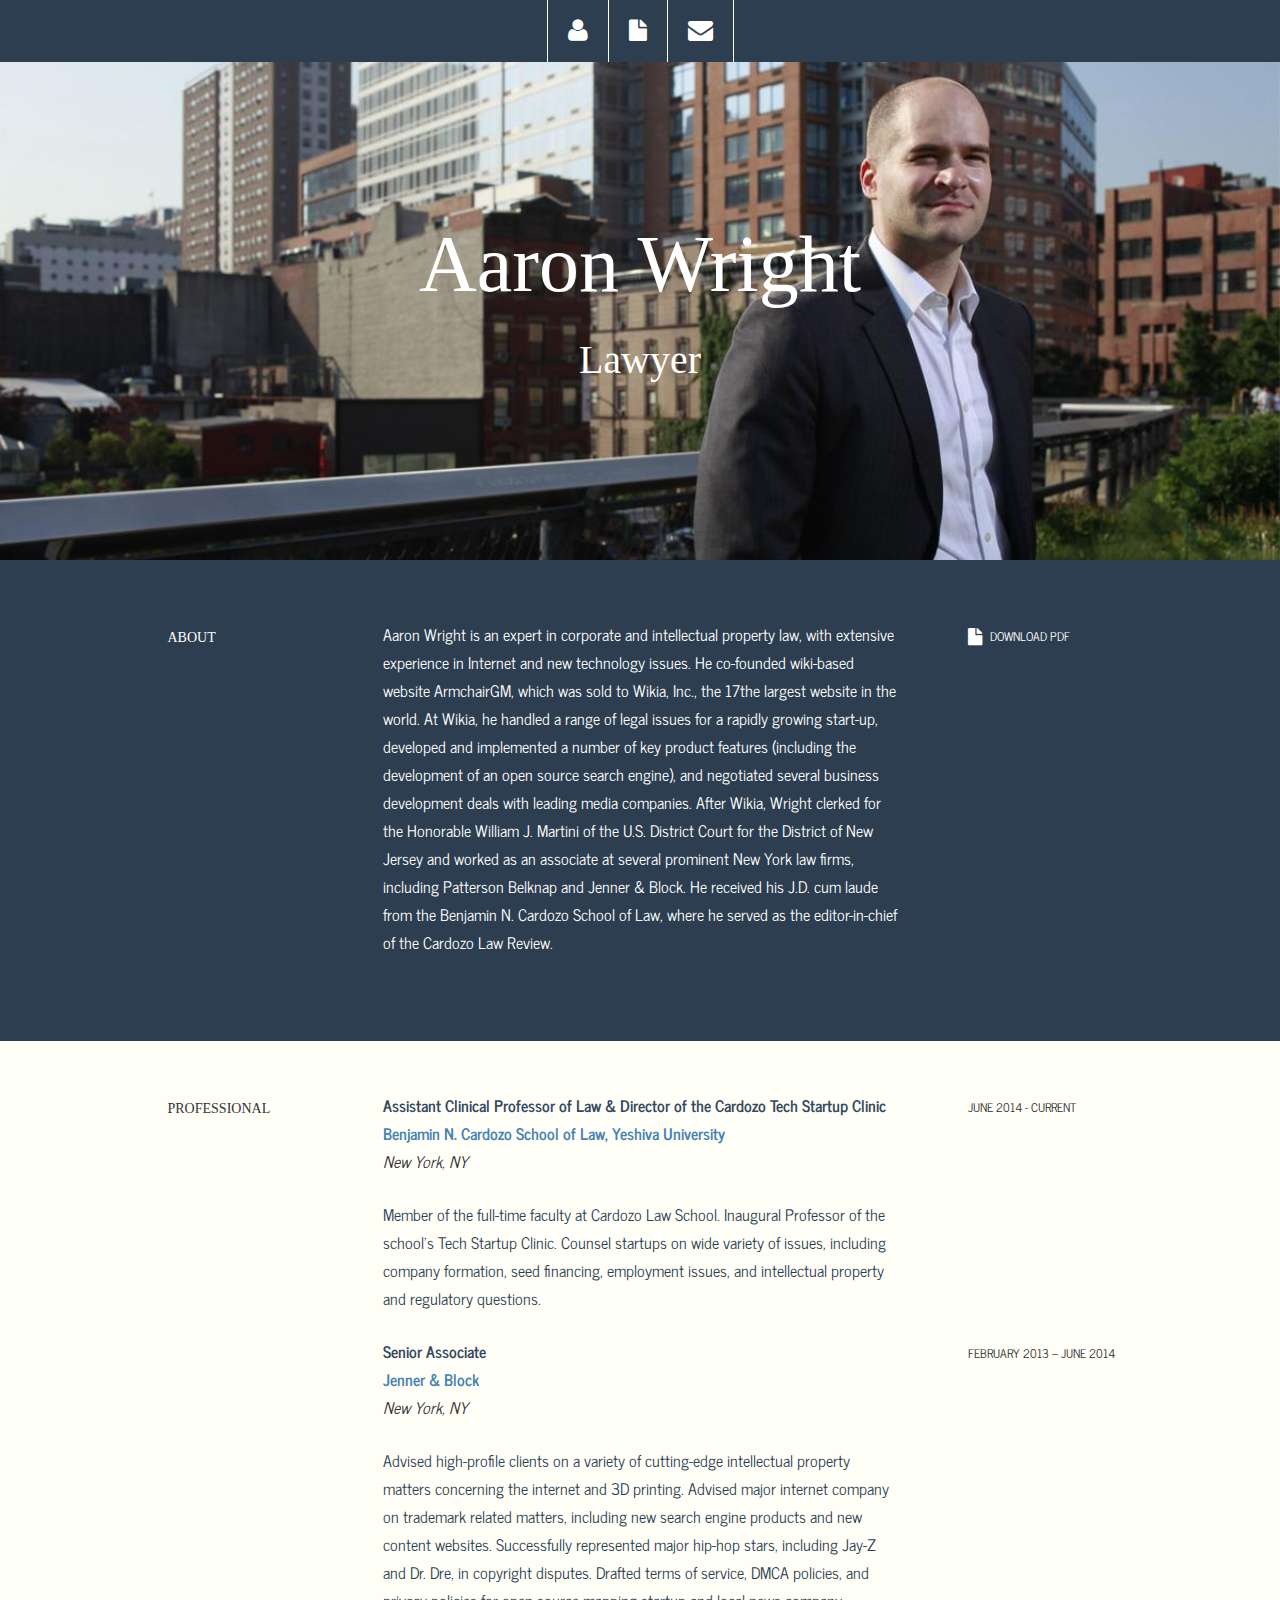
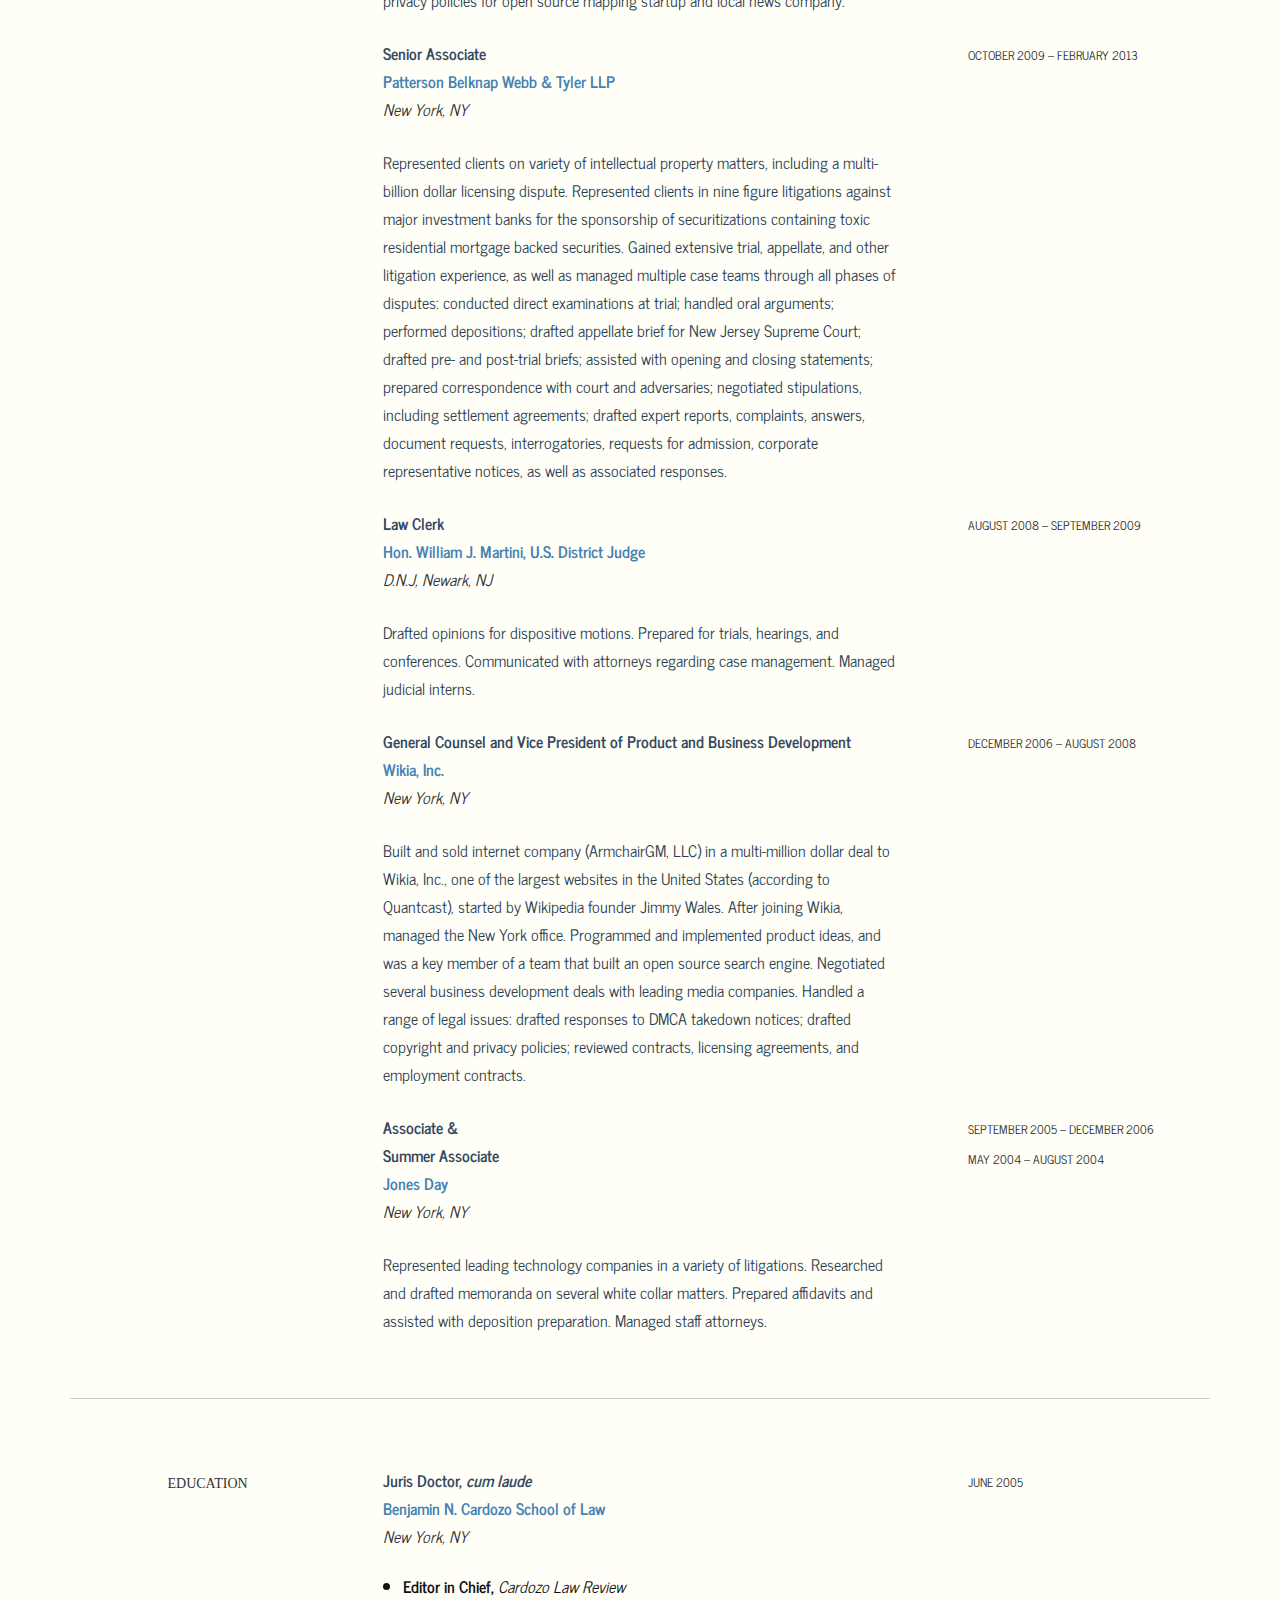
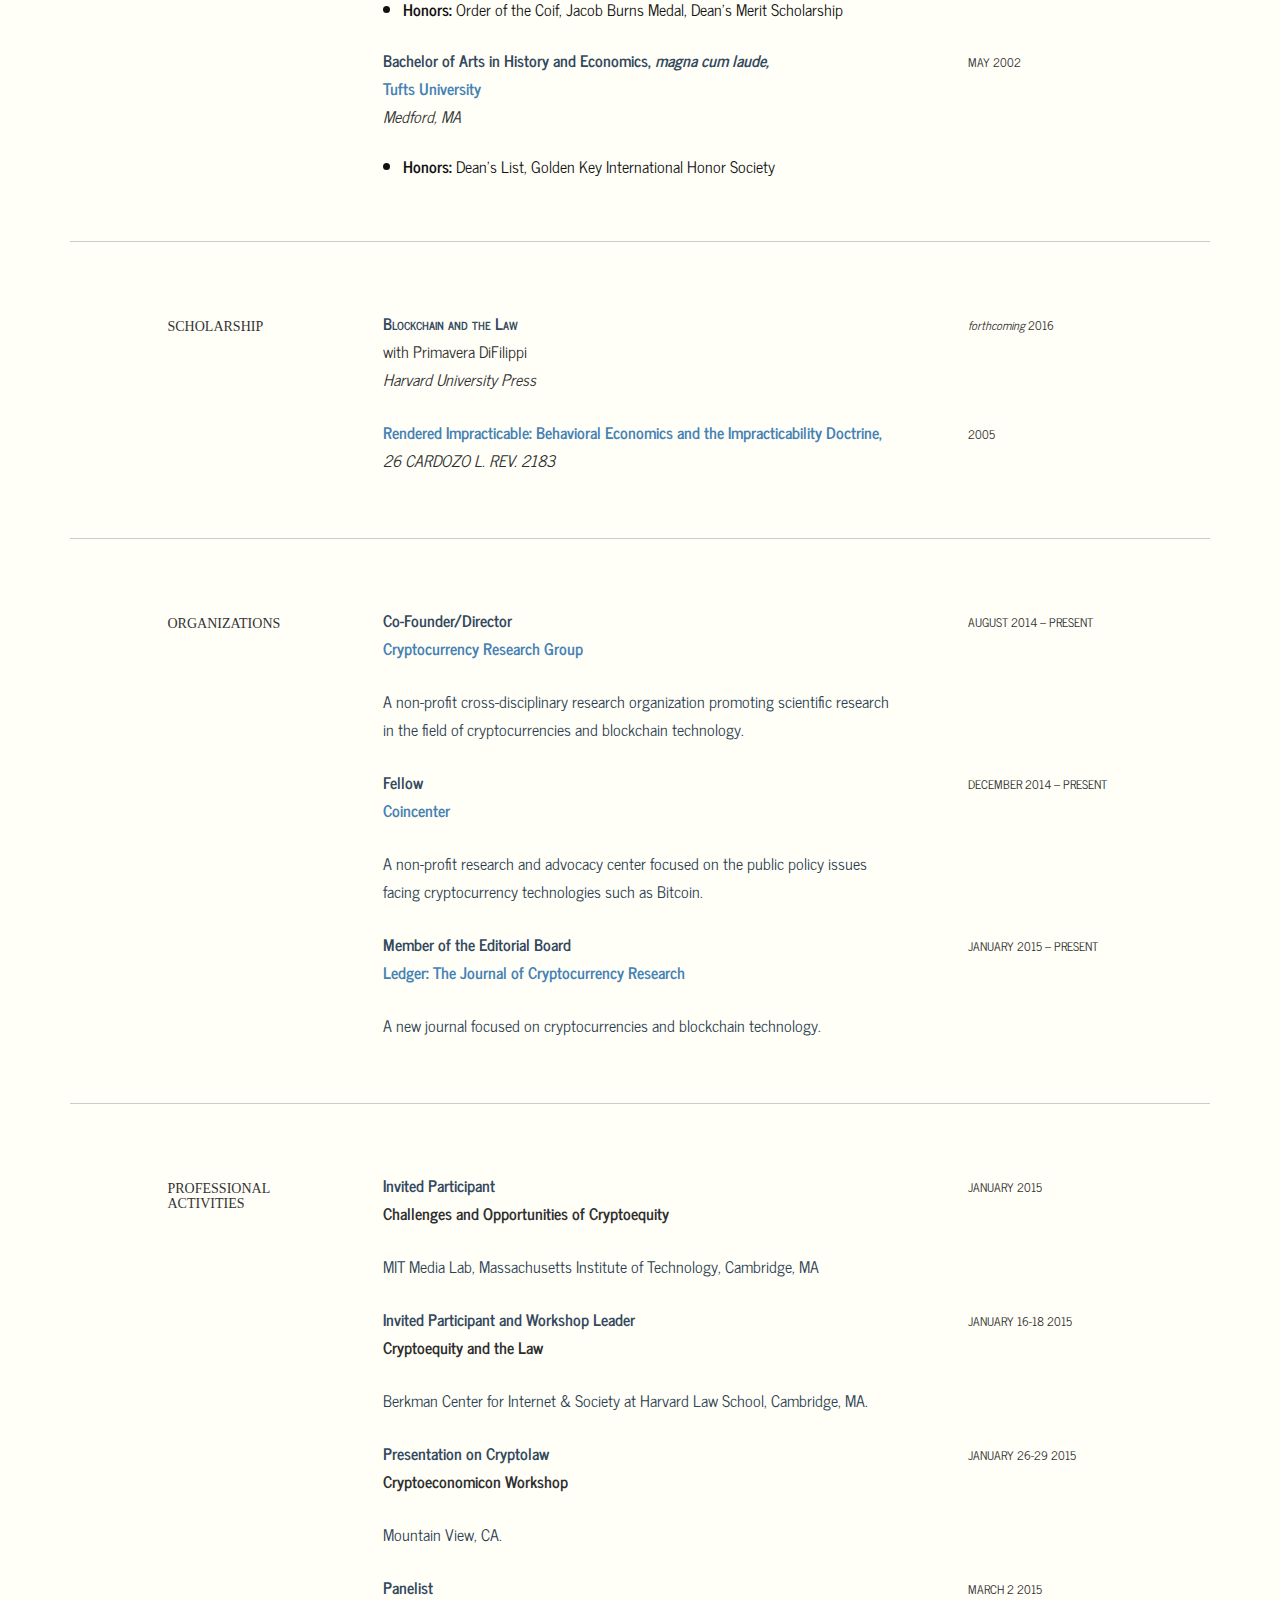
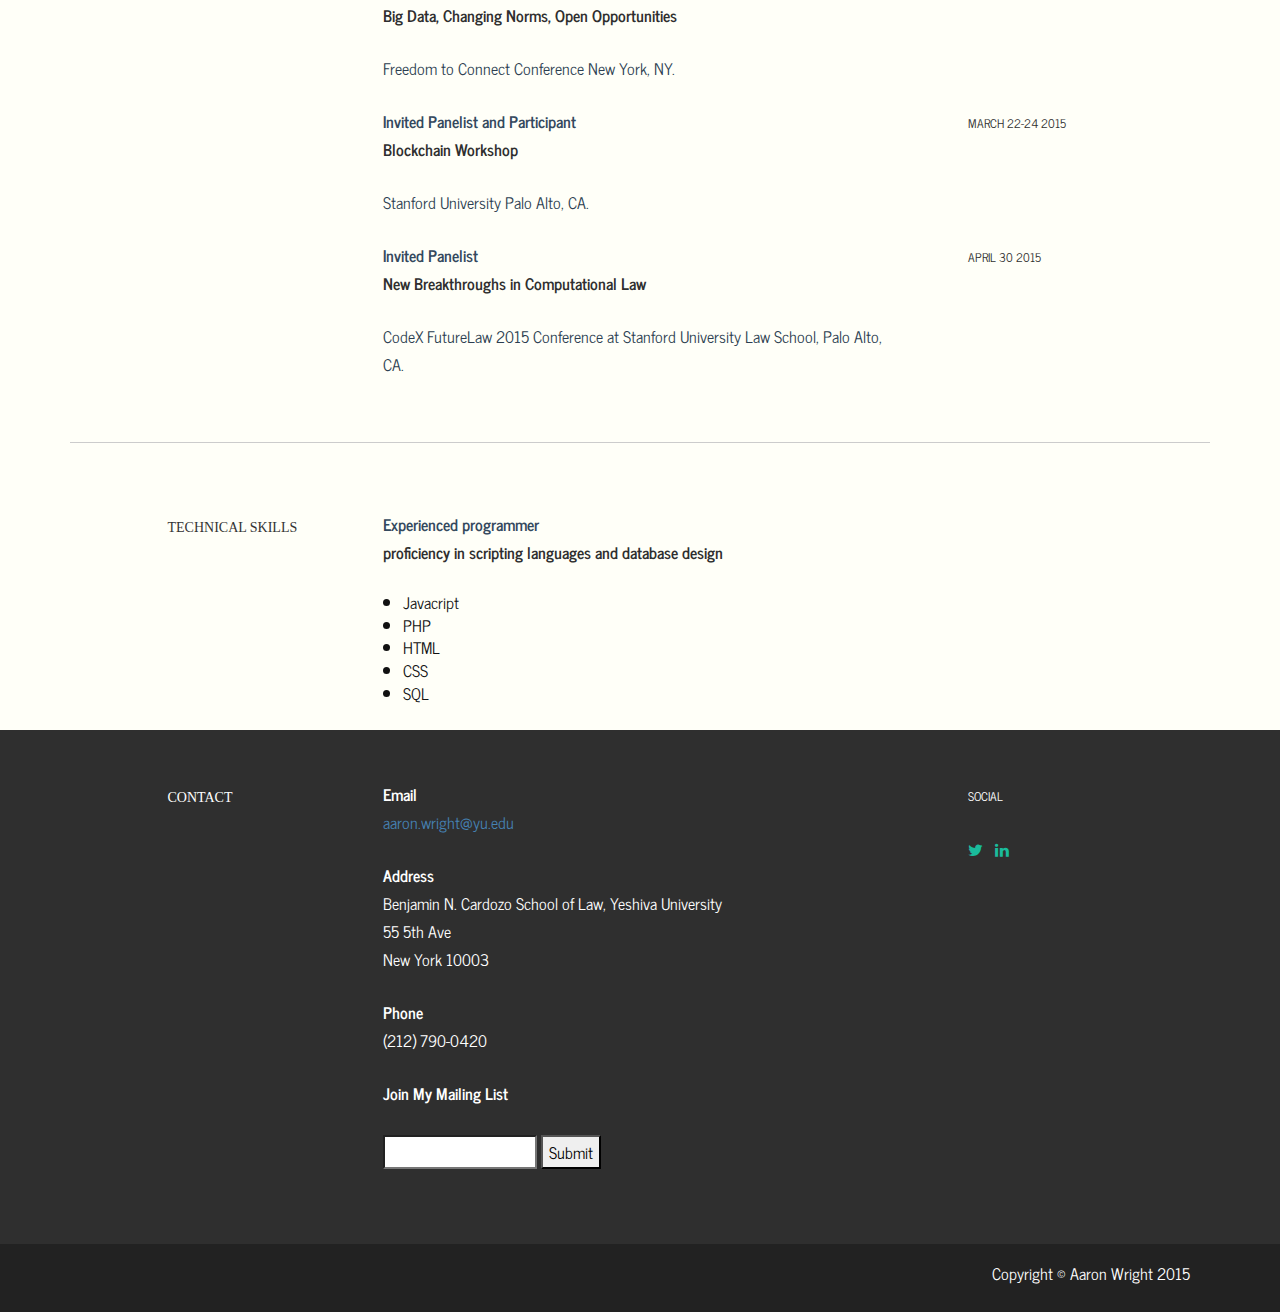
<file: index.html>
<!DOCTYPE html>
<html>
<head>
  <title>Aaron Wright</title>
  <meta charset="UTF-8">
  <link href='https://fonts.googleapis.com/css?family=News+Cycle:400,700' rel='stylesheet' type='text/css'>
  <link rel="stylesheet" type="text/css" href="css/bootstrap.css">
  <link rel="stylesheet" type="text/css" href="css/font-awesome.min.css">
  <link rel="stylesheet" type="text/css" href="css/theme.css">
  <link rel="stylesheet" type="text/css" href="css/style.css">
  <script src="https://code.jquery.com/jquery-2.1.4.min.js"></script>
  <script type="text/javascript" src="js/main.js"></script>
</head>
<body>

  <div id="section-topbar">
    <div id="topbar-inner">
      <ul id="nav" class="nav">
        <li class="menu-item"><a id="about-button" title="About"><i class="icon-user"></i></a></li>
        <li class="menu-item"><a id="resume-button" title="Resume"><i class="icon-file"></i></a></li>
        <li class="menu-item"><a id="contact-button" title="Contact"><i class="icon-envelope"></i></a></li>
      </ul><!--/ uL#nav -->
    </div><!--/ #topbar-inner -->
  </div><!--/ #section-topbar -->
  
  <div id="headerwrap">
    <div class="row centered">
      <div class="col-lg-12">
        <h1>Aaron Wright</h1>
        <h3><span id="image-text">Lawyer</span></h3>
      </div><!--/.col-lg-12 -->
    </div><!--/.row -->
  </div><!--/.#headerwrap -->

  <section id="about" name="about"></section>

  <div id="intro">
    <div class="container">
      <div class="row">
        
        <div class="col-lg-2 col-lg-offset-1">
          <h5>ABOUT</h5>
        </div>
        <div class="col-lg-6">
          <p>Aaron Wright is an expert in corporate and intellectual property law, with extensive experience in Internet and new technology issues. He co-founded wiki-based website ArmchairGM, which was sold to Wikia, Inc., the 17the largest website in the world. At Wikia, he handled a range of legal issues for a rapidly growing start-up, developed and implemented a number of key product features (including the development of an open source search engine), and negotiated several business development deals with leading media companies. 
 
          After Wikia, Wright clerked for the Honorable William J. Martini of the U.S. District Court for the District of New Jersey and worked as an associate at several prominent New York law firms, including Patterson Belknap and Jenner & Block. He received his J.D. cum laude from the Benjamin N. Cardozo School of Law, where he served as the editor-in-chief of the Cardozo Law Review.</p>
        </div>
        <div class="col-lg-3">
          <p><a href="#"><i class="icon-file"></i></a><sm>DOWNLOAD PDF</sm></p>
        </div>
        
      </div><!--/.row -->
    </div><!--/.container -->
  </div><!--/ #intro -->

  <section id="resume" name="resume"></section>

  <!--PROFESSIONAL DESCRIPTION -->
  <div class="container desc">
    <div class="row">

        <div class="col-lg-2 col-lg-offset-1">
          <h5>PROFESSIONAL</h5>
        </div>
        <div class="col-lg-6">
          <p><t>Assistant Clinical Professor of Law & Director of the Cardozo Tech Startup Clinic</t><br/>
            <strong><a href="http://www.cardozo.yu.edu/">Benjamin N. Cardozo School of Law, Yeshiva University</a></strong><br/>
            <i>New York, NY</i>
          </p>
          <p><more>Member of the full-time faculty at Cardozo Law School. Inaugural Professor of the school’s Tech Startup Clinic. Counsel startups on wide variety of issues, including company formation, seed financing, employment issues, and intellectual property and regulatory questions.</more></p>
        </div>
        <div class="col-lg-3">
          <p><sm>JUNE 2014 - CURRENT</sm></p>
        </div>
  
        <div class="col-lg-6 col-lg-offset-3">
          <p><t>Senior Associate</t><br/>
            <strong><a href="https://jenner.com/">Jenner & Block</a></strong><br/>
            <i>New York, NY</i>
          </p>
          <p><more>Advised high-profile clients on a variety of cutting-edge intellectual property matters concerning the internet and 3D printing. Advised major internet company on trademark related matters, including new search engine products and new content websites. Successfully represented major hip-hop stars, including Jay-Z and Dr. Dre, in copyright disputes. Drafted terms of service, DMCA policies, and privacy policies for open source mapping startup and local news company.</more></p>
        </div>
        <div class="col-lg-3">
          <p><sm>FEBRUARY 2013 – JUNE 2014</sm></p>
        </div>

        <div class="col-lg-6 col-lg-offset-3">
          <p><t>Senior Associate</t><br/>
            <strong><a href="http://www.pbwt.com/">Patterson Belknap Webb & Tyler LLP</a></strong><br/>
            <i>New York, NY</i>
          </p>
          <p><more>Represented clients on variety of intellectual property matters, including a multi-billion dollar licensing dispute. Represented clients in nine figure litigations against major investment banks for the sponsorship of securitizations containing toxic residential mortgage backed securities. Gained extensive trial, appellate, and other litigation experience, as well as managed multiple case teams through all phases of disputes: conducted direct examinations at trial; handled oral arguments; performed depositions; drafted appellate brief for New Jersey Supreme Court; drafted pre- and post-trial briefs; assisted with opening and closing statements; prepared correspondence with court and adversaries; negotiated stipulations, including settlement agreements; drafted expert reports, complaints, answers, document requests, interrogatories, requests for admission, corporate representative notices, as well as associated responses.</more></p>
        </div>
        <div class="col-lg-3">
          <p><sm>OCTOBER 2009 – FEBRUARY 2013</sm></p>
        </div>

        <div class="col-lg-6 col-lg-offset-3">
          <p><t>Law Clerk</t><br/>
            <strong><a href="http://www.njd.uscourts.gov/content/william-j-martini">Hon. William J. Martini, U.S. District Judge</a></strong><br/>
            <i>D.N.J, Newark, NJ</i>
          </p>
          <p><more>Drafted opinions for dispositive motions. Prepared for trials, hearings, and conferences. Communicated with attorneys regarding case management. Managed judicial interns.</more></p>
        </div>
        <div class="col-lg-3">
          <p><sm>AUGUST 2008 – SEPTEMBER 2009</sm></p>
        </div>

        <div class="col-lg-6 col-lg-offset-3">
          <p><t>General Counsel and Vice President of Product and Business Development</t><br/>
            <strong><a href="http://www.wikia.com">Wikia, Inc.</a></strong><br/>
            <i>New York, NY</i>
          </p>
          <p><more>Built and sold internet company (ArmchairGM, LLC) in a multi-million dollar deal to Wikia, Inc., one of the largest websites in the United States (according to Quantcast), started by Wikipedia founder Jimmy Wales. After joining Wikia, managed the New York office. Programmed and implemented product ideas, and was a key member of a team that built an open source search engine. Negotiated several business development deals with leading media companies. Handled a range of legal issues: drafted responses to DMCA takedown notices; drafted copyright and privacy policies; reviewed contracts, licensing agreements, and employment contracts.</more></p>
        </div>
        <div class="col-lg-3">
          <p><sm>DECEMBER 2006 – AUGUST 2008</sm></p>
        </div>

        <div class="col-lg-6 col-lg-offset-3">
          <p><t>Associate &<br> Summer Associate</t><br/>
            <strong><a href="http://www.jonesday.com/">Jones Day</a></strong><br/>
            <i>New York, NY</i>
          </p>
          <p><more> Represented leading technology companies in a variety of litigations. Researched and drafted memoranda on several white collar matters. Prepared affidavits and assisted with deposition preparation. Managed staff attorneys.</more></p>
        </div>
        <div class="col-lg-3">
          <p><sm>SEPTEMBER 2005 – DECEMBER 2006 <br> MAY 2004 – AUGUST 2004</sm></p>
        </div>
  
    </div><!--/.row -->
    <br>
    <hr>
  </div><!--/.container -->

  <!--EDUCATION DESCRIPTION -->
  <div class="container desc">
    <div class="row">

        <div class="col-lg-2 col-lg-offset-1">
          <h5>EDUCATION</h5>
        </div>

        <div class="col-lg-6">
          <p><t>Juris Doctor, <em>cum laude</em></t><br/>
            <strong><a href="http://www.cardozo.yu.edu/">Benjamin N. Cardozo School of Law</a></strong><br/>
            <i>New York, NY</i>
          </p>
          <p><more>
            <ul>
              <li><strong>Editor in Chief,</strong> <em>Cardozo Law Review</em></li>
              <li><strong>Honors:</strong> Order of the Coif, Jacob Burns Medal, Dean’s Merit Scholarship</li>
            </ul>
          </more></p>
        </div>
        <div class="col-lg-3">
          <p><sm>JUNE 2005</sm><br/>
          </p>
        </div>

        <div class="col-lg-6 col-lg-offset-3">
          <p><t>Bachelor of Arts in History and Economics, <em>magna cum laude,</em></t><br/>
            <strong><a href="http://www.tufts.edu/">Tufts University</a></strong><br/>
            <i>Medford, MA</i>
          </p>
          <p><more>
            <ul>
              <li><strong>Honors:</strong> Dean’s List, Golden Key International Honor Society</li>
            </ul>
          </more></p>
        </div>
        <div class="col-lg-3">
          <p><sm>MAY 2002</sm><br/>
          </p>
        </div>
  
    </div><!--/.row -->
    <br>
    <hr>
  </div><!--/.container -->

  <!--SCHOLARSHIP DESCRIPTION -->
  <div class="container desc">
    <div class="row">

        <div class="col-lg-2 col-lg-offset-1">
          <h5>SCHOLARSHIP</h5>
        </div>

        <div class="col-lg-6">
          <p><t><span class="book">Blockchain and the Law</span></t><br/>
            with Primavera DiFilippi<br>
            <i>Harvard University Press</i>
          </p>
        </div>
        <div class="col-lg-3">
          <p><sm><em>forthcoming</em> 2016</sm></p>
        </div>
  
        <div class="col-lg-6 col-lg-offset-3">
          <p><t><a href="http://www.cardozolawreview.com/volume-26-issue-5.html">Rendered Impracticable: Behavioral Economics and the Impracticability Doctrine,</a></t><br/>
            <i>26 CARDOZO L. REV. 2183</i>
          </p>
        </div>
        <div class="col-lg-3">
          <p><sm>2005</sm></p>
        </div>

    </div><!--/.row -->
    <br>
    <hr>
  </div><!--/.container -->

  <!--ORGANIZATIONS DESCRIPTION -->
  <div class="container desc">
    <div class="row">

      <div class="col-lg-2 col-lg-offset-1">
          <h5>ORGANIZATIONS</h5>
        </div>

        <div class="col-lg-6">
          <p><t>Co-Founder/Director</t><br/>
            <strong><a href="http://ccrg.org/">Cryptocurrency Research Group</a></strong><br/>
          </p>
          <p><more>A non-profit cross-disciplinary research organization promoting scientific research in the field of cryptocurrencies and blockchain technology.</more></p>
        </div>
        <div class="col-lg-3">
          <p><sm>AUGUST 2014 – PRESENT </sm></p>
        </div>

        <div class="col-lg-6 col-lg-offset-3">
          <p><t>Fellow</t><br/>
            <strong><a href="https://coincenter.org/">Coincenter</a></strong><br/>
          </p>
          <p><more>A non-profit research and advocacy center focused on the public policy issues facing cryptocurrency technologies such as Bitcoin.</more></p>
        </div>
        <div class="col-lg-3">
          <p><sm>DECEMBER 2014 – PRESENT </sm></p>
        </div>

        <div class="col-lg-6 col-lg-offset-3">
          <p><t>Member of the Editorial Board</t><br/>
            <strong><a href="http://ledger.pitt.edu/ojs/index.php/ledger">Ledger: The Journal of Cryptocurrency Research</a></strong><br/>
          </p>
          <p><more>A new journal focused on cryptocurrencies and blockchain technology.</more></p>
        </div>
        <div class="col-lg-3">
          <p><sm>JANUARY 2015 – PRESENT </sm></p>
        </div>

    </div><!--/.row -->
    <br>
    <hr>
  </div><!--/.container -->

  <!--PROFESSIONAL ACTIVITIES DESCRIPTION -->
  <div class="container desc">
    <div class="row">

      <div class="col-lg-2 col-lg-offset-1">
          <h5>PROFESSIONAL ACTIVITIES</h5>
        </div>
        <div class="col-lg-6">
          <p><t>Invited Participant</t><br/>
            <strong>Challenges and Opportunities of Cryptoequity</strong><br/>
          </p>
          <p><more>MIT Media Lab, Massachusetts Institute of Technology, Cambridge, MA</more></p>
        </div>
        <div class="col-lg-3">
          <p><sm>JANUARY 2015</sm></p>
        </div>

        <div class="col-lg-6 col-lg-offset-3">
          <p><t>Invited Participant and Workshop Leader</t><br/>
            <strong>Cryptoequity and the Law</strong><br/>
          </p>
          <p><more>Berkman Center for Internet & Society at Harvard Law School, Cambridge, MA.</more></p>
        </div>
        <div class="col-lg-3">
          <p><sm>JANUARY 16-18 2015</sm></p>
        </div>

        <div class="col-lg-6 col-lg-offset-3">
          <p><t>Presentation on Cryptolaw</t><br/>
            <strong>Cryptoeconomicon Workshop</strong><br/>
          </p>
          <p><more>Mountain View, CA.</more></p>
        </div>
        <div class="col-lg-3">
          <p><sm>JANUARY 26-29 2015</sm></p>
        </div>

        <div class="col-lg-6 col-lg-offset-3">
          <p><t>Panelist</t><br/>
            <strong>Big Data, Changing Norms, Open Opportunities</strong><br/>
          </p>
          <p><more>Freedom to Connect Conference New York, NY.</more></p>
        </div>
        <div class="col-lg-3">
          <p><sm>MARCH 2 2015</sm></p>
        </div>

        <div class="col-lg-6 col-lg-offset-3">
          <p><t>Invited Panelist and Participant</t><br/>
            <strong>Blockchain Workshop</strong><br/>
          </p>
          <p><more>Stanford University Palo Alto, CA.</more></p>
        </div>
        <div class="col-lg-3">
          <p><sm>MARCH 22-24 2015</sm></p>
        </div>

        <div class="col-lg-6 col-lg-offset-3">
          <p><t>Invited Panelist</t><br/>
            <strong>New Breakthroughs in Computational Law</strong><br/>
          </p>
          <p><more>CodeX FutureLaw 2015 Conference at Stanford University Law School, Palo Alto, CA.</more></p>
        </div>
        <div class="col-lg-3">
          <p><sm>APRIL 30 2015</sm></p>
        </div>
    </div><!--/.row -->
    <br>
    <hr>
  </div><!--/.container -->

  <!--TECHNICAL SKILLS DESCRIPTION -->
  <div class="container desc">
    <div class="row">

        <div class="col-lg-2 col-lg-offset-1">
          <h5>TECHNICAL SKILLS</h5>
        </div>
        <div class="col-lg-6">
          <p><t>Experienced programmer</t><br/>
            <strong>proficiency in scripting languages and database design</strong><br/>
          </p>
          <p><more>
            <ul>
              <li>Javacript</li>
              <li>PHP</li>
              <li>HTML</li>
              <li>CSS</li>
              <li>SQL</li>
            </ul>
          </more></p>
        </div>

    </div><!--/.row -->
  </div><!--/.container -->

  <section id="contact" name="contact"></section>
  <!--FOOTER DESCRIPTION -->
  <div id="footwrap">
    <div class="container">
      <div class="row">
      
        <div class="col-lg-2 col-lg-offset-1">
          <h5>CONTACT</h5>
        </div>
        <div class="col-lg-6">
          <p><t>Email</t><br/>
            <a href="mailto:aaron.wright@yu.edu">aaron.wright@yu.edu</a> <br/>
          </p>
          <p><t>Address</t><br/>
            Benjamin N. Cardozo School of Law, Yeshiva University <br>
            55 5th Ave<br/>
            New York 10003 <br/>
          </p>
          <p><t>Phone</t><br/>
            (212) 790-0420 <br/>
          </p>
          <p><t>Join My Mailing List</t></br>
            <br>
            <input type="text" id="email"/>
            <input type="submit"/>
          </p>
        </div>
        <div class="col-lg-3">
          <p><sm>SOCIAL</sm></p>
          <p>
            <a href="#"><i class="icon-twitter"></i></a>
            <a href="#"><i class="icon-linkedin"></i></a>
          </p>
        </div>
      </div><!--/.row -->
    </div><!--/.container -->
  </div><!--/ #footer -->

  <div id="c">
    <div class="container">
      <p>Copyright &copy; Aaron Wright 2015</a></p>
    </div>
  </div>

</body>
</html>
</file>
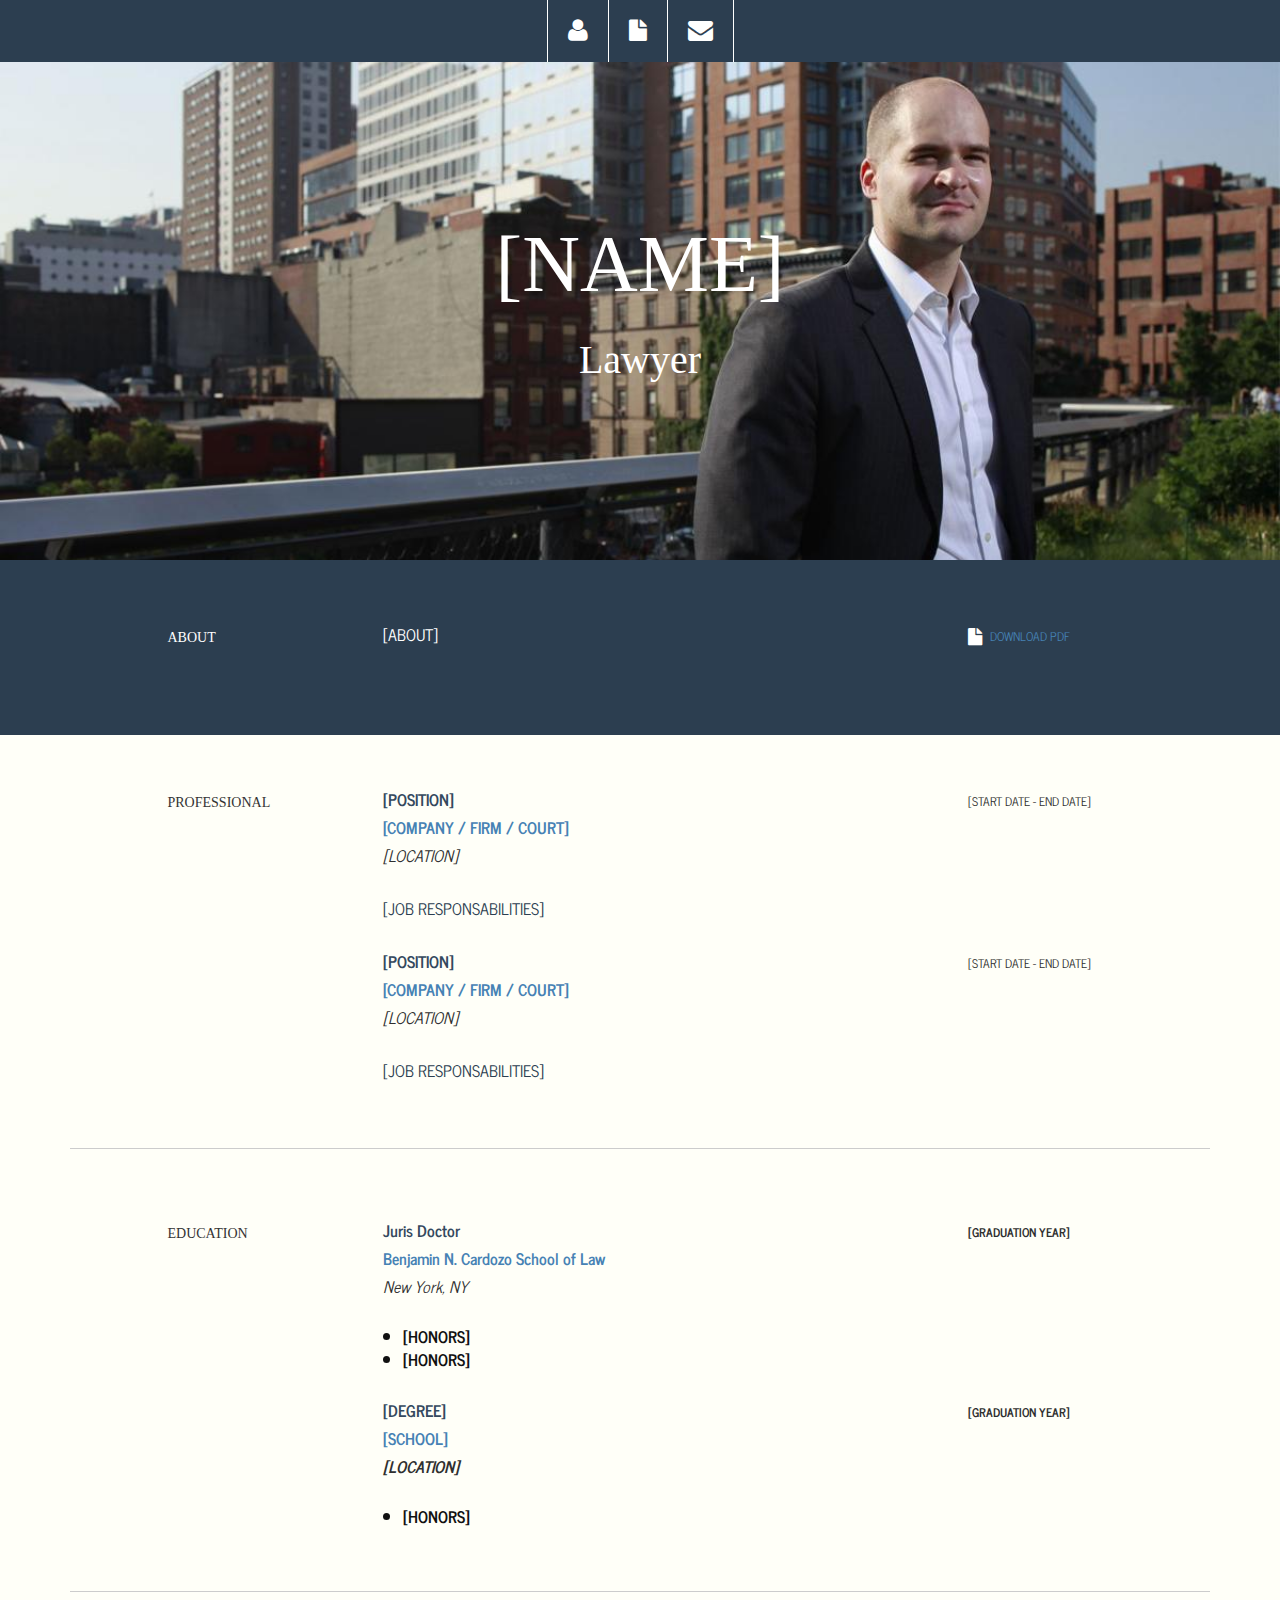
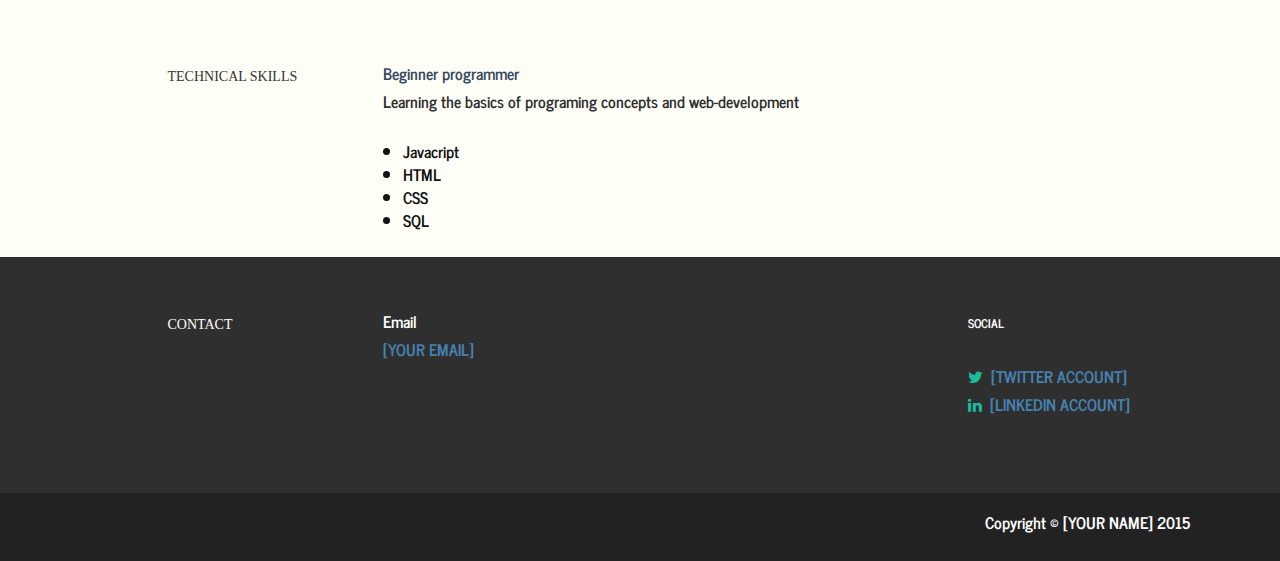
<file: template.html>
<!DOCTYPE html>
<html>
<head>
  <title>Cardozo Student</title>
  <meta charset="UTF-8">
  <link href='https://fonts.googleapis.com/css?family=News+Cycle:400,700' rel='stylesheet' type='text/css'>
  <link rel="stylesheet" type="text/css" href="css/bootstrap.css">
  <link rel="stylesheet" type="text/css" href="css/font-awesome.min.css">
  <link rel="stylesheet" type="text/css" href="css/theme.css">
  <link rel="stylesheet" type="text/css" href="css/style.css">
  <script src="https://code.jquery.com/jquery-2.1.4.min.js"></script>
  <script type="text/javascript" src="js/main.js"></script>
</head>
<body>

  <div id="section-topbar">
    <div id="topbar-inner">
      <ul id="nav" class="nav">
        <li class="menu-item"><a id="about-button" title="About"><i class="icon-user"></i></a></li>
        <li class="menu-item"><a id="resume-button" title="Resume"><i class="icon-file"></i></a></li>
        <li class="menu-item"><a id="contact-button" title="Contact"><i class="icon-envelope"></i></a></li>
      </ul><!--/ uL#nav -->
    </div><!--/ #topbar-inner -->
  </div><!--/ #section-topbar -->

  <div id="headerwrap">
    <div class="row centered">
      <div class="col-lg-12">
        <h1>[NAME]</h1>
        <h3><span id="image-text">Lawyer</span></h3>
      </div><!--/.col-lg-12 -->
    </div><!--/.row -->
  </div><!--/.#headerwrap -->

  <section id="about" name="about"></section>

  <div id="intro">
    <div class="container">
      <div class="row">

        <div class="col-lg-2 col-lg-offset-1">
          <h5>ABOUT</h5>
        </div>
        <div class="col-lg-6">
          <p>[ABOUT]</p>
        </div>
        <div class="col-lg-3">
          <p><a id="resume-link" href="resume.pdf"><i class="icon-file"></i><sm>DOWNLOAD PDF</sm></a></p>
        </div>

      </div><!--/.row -->
    </div><!--/.container -->
  </div><!--/ #intro -->

  <section id="resume" name="resume"></section>

  <!--PROFESSIONAL DESCRIPTION -->
  <div class="container desc">
    <div class="row">

        <div class="col-lg-2 col-lg-offset-1">
          <h5>PROFESSIONAL</h5>
        </div>
        <div class="col-lg-6">
          <p><t>[POSITION]</t><br/>
            <strong><a href="#">[COMPANY / FIRM / COURT]</a></strong><br/>
            <i>[LOCATION]</i>
          </p>
          <p><more>[JOB RESPONSABILITIES]</more></p>
        </div>
        <div class="col-lg-3">
          <p><sm>[START DATE - END DATE]</sm></p>
        </div>

        <div class="col-lg-6 col-lg-offset-3">
          <p><t>[POSITION]</t><br/>
            <strong><a href="#">[COMPANY / FIRM / COURT]</a></strong><br/>
            <i>[LOCATION]</i>
          </p>
          <p><more>[JOB RESPONSABILITIES]</more></p>
        </div>
        <div class="col-lg-3">
          <p><sm>[START DATE - END DATE]</sm></p>
        </div>
    </div><!--/.row -->
    <br>
    <hr>
  </div><!--/.container -->

  <!--EDUCATION DESCRIPTION -->
  <div class="container desc">
    <div class="row">

        <div class="col-lg-2 col-lg-offset-1">
          <h5>EDUCATION</h5>
        </div>

        <div class="col-lg-6">
          <p><t>Juris Doctor</t><br/>
            <strong><a href="http://www.cardozo.yu.edu/">Benjamin N. Cardozo School of Law</a></strong><br/>
            <i>New York, NY</i>
          </p>
          <p><more>
            <ul>
              <li><strong>[HONORS]</li>
              <li><strong>[HONORS]</li>
            </ul>
          </more></p>
        </div>
        <div class="col-lg-3">
          <p><sm>[GRADUATION YEAR]</sm><br/>
          </p>
        </div>

        <div class="col-lg-6 col-lg-offset-3">
          <p><t>[DEGREE]</em></t><br/>
            <strong><a href="#">[SCHOOL]</a></strong><br/>
            <i>[LOCATION]</i>
          </p>
          <p><more>
            <ul>
              <li><strong>[HONORS]</li>
            </ul>
          </more></p>
        </div>
        <div class="col-lg-3">
          <p><sm>[GRADUATION YEAR]</sm><br/>
          </p>
        </div>

    </div><!--/.row -->
    <br>
    <hr>
  </div><!--/.container -->

  <!--TECHNICAL SKILLS DESCRIPTION -->
  <div class="container desc">
    <div class="row">

        <div class="col-lg-2 col-lg-offset-1">
          <h5>TECHNICAL SKILLS</h5>
        </div>
        <div class="col-lg-6">
          <p><t>Beginner programmer</t><br/>
            <strong>Learning the basics of programing concepts and web-development</strong><br/>
          </p>
          <p><more>
            <ul>
              <li>Javacript</li>
              <li>HTML</li>
              <li>CSS</li>
              <li>SQL</li>
            </ul>
          </more></p>
        </div>

    </div><!--/.row -->
  </div><!--/.container -->

  <section id="contact" name="contact"></section>
  <!--FOOTER DESCRIPTION -->
  <div id="footwrap">
    <div class="container">
      <div class="row">

        <div class="col-lg-2 col-lg-offset-1">
          <h5>CONTACT</h5>
        </div>
        <div class="col-lg-6">
          <p><t>Email</t><br/>
            <a href="mailto:[YOUR EMAIL]">[YOUR EMAIL]</a>
          </p>
        </div>
        <div class="col-lg-3">
          <p><sm>SOCIAL</sm></p>
          <p>
            <a href="[TWITTER ACCOUNT LINK]"><i class="icon-twitter"></i>[TWITTER ACCOUNT]</a>
            <br>
            <a href="[LINKEDIN ACCOUNT LINK]"><i class="icon-linkedin"></i>[LINKEDIN ACCOUNT]</a>
          </p>
        </div>
      </div><!--/.row -->
    </div><!--/.container -->
  </div><!--/ #footer -->

  <div id="c">
    <div class="container">
      <p>Copyright &copy; [YOUR NAME] 2015</a></p>
    </div>
  </div>

</body>
</html>
</file>
<file: css/style.css>
body{
  background-color: #fffff8;
  color: #111;
  font-family: 'News Cycle', sans-serif;
  margin:0;
}
h1{
  color: steelblue;
  text-align: center;
}
h3{
  display: inline-block;
}
h4{
  text-align: center;
}
a{
  text-decoration: none;
  color: steelblue;
}
a:hover{
  text-decoration: underline;
}
p{
  padding: 0 20px; 
}
.book{
  font-variant: small-caps;
}

.content{
  display: none;
}

#image-text{
  text-decoration: none;
  font-size: 2em;
}

.desc more{
  color: #2C3E50;
}
</file>
<file: css/theme.css>
/* 
 * Modifed theme based on: Kelvin - Free Bootstrap 3 Resume Theme
 * Author: Carlos Alvarez
 * Version: 1.0
 * URL: http://blacktie.co
 */

body {
  background-color: #f2f2f2;
    font-family: "Lato";
    font-weight: 300;
    font-size: 16px;
    color: #555;

    -webkit-font-smoothing: antialiased;
    -webkit-overflow-scrolling: touch;
}

/* Titles */
h1, h2, h3, h4, h5, h6 {
    font-family: "Raleway";
    font-weight: 300;
    color: #333;
}


/* Paragraph & Typographic */
p {
    line-height: 28px;
    margin-bottom: 25px;
}

.centered {
    text-align: center;
}

/* Links */
a {
    color: #f85c37;
    word-wrap: break-word;

    -webkit-transition: color 0.1s ease-in, background 0.1s ease-in;
    -moz-transition: color 0.1s ease-in, background 0.1s ease-in;
    -ms-transition: color 0.1s ease-in, background 0.1s ease-in;
    -o-transition: color 0.1s ease-in, background 0.1s ease-in;
    transition: color 0.1s ease-in, background 0.1s ease-in;
}

a:hover,
a:focus {
    color: #7b7b7b;
    text-decoration: none;
    outline: 0;
}

a:before,
a:after {
    -webkit-transition: color 0.1s ease-in, background 0.1s ease-in;
    -moz-transition: color 0.1s ease-in, background 0.1s ease-in;
    -ms-transition: color 0.1s ease-in, background 0.1s ease-in;
    -o-transition: color 0.1s ease-in, background 0.1s ease-in;
    transition: color 0.1s ease-in, background 0.1s ease-in;
}

 hr {
    display: block;
    height: 1px;
    border: 0;
    border-top: 1px solid #ccc;
    margin: 1em 0;
    padding: 0;
}


/*---------------------------------------------------
  3.1 Topbar
---------------------------------------------------*/

#section-topbar {
  position: fixed;
  top: 0;
  left: 0;
  right: 0;
  z-index: 10000;
  overflow: visible;
  font: normal 16px/24px  'Open Sans', "Helvetica Neue", Helvetica, Arial, sans-serif;
}

#section-topbar a {
  color: white;
}

#topbar-inner {
  background: #2c3e50;
  line-height: 0;
  text-align: center;
}

/*
  Top Bar

  By default, top navigation bar uses "fixed" position
*/
#section-topbar ul#nav {
  display: inline-block;
  position: relative;
  margin: 0;
  padding: 0;

  border-right: 1px solid white;

  /* For IE */
  zoom:1;
  *display: inline;
}

#section-topbar ul#nav > li {
  display: block;
    float: left;
    padding: 0;
}


#section-topbar ul#nav a {
  display: block;
  font: normal 11px/18px "Helvetica Neue", Helvetica, Arial, sans-serif;
  text-decoration: none;
  padding: 18px 20px 18px 20px;
  border-left: 1px solid white;
}

  #section-topbar ul#nav a:hover {
    color: #2c3e50;
    text-decoration: none;
    border-left: 1px solid #111;
  }

  #section-topbar ul#nav .active a {
    background: #44bbaa;
    border-left: 1px solid #111;
  }

    #section-topbar ul#nav .active a:hover {
      background: #44bbaa;
    }
#section-topbar i {
  font-size: 25px;
}
/*---------------------------------------------------
  SECTION WRAPS
---------------------------------------------------*/

/* Header Wrap */
#headerwrap {
  background: url(../images/header-bg.jpg) no-repeat center top;
  margin-top: 60px;
  padding-top:140px;
  text-align:center;
  background-attachment: relative;
  background-position: center center;
  min-height: 500px;
  width: 100%;
  
    -webkit-background-size: 100%;
    -moz-background-size: 100%;
    -o-background-size: 100%;
    background-size: 100%;

    -webkit-background-size: cover;
    -moz-background-size: cover;
    -o-background-size: cover;
    background-size: cover;
}

#headerwrap h1 {
  font-size: 80px;
  color: white;
}

#headerwrap h3 {
  font-size: 20px;
  color: white;
}

/* Intro Wrap */

#intro {
  background: #2c3e50;
  padding-top: 60px;
  padding-bottom: 60px;
  color: white;
} 

#intro h5, p {
  color: white;
}

#intro i {
  color: white;
  font-size: 20px;
  padding-right: 8px;
  vertical-align: middle;
}


#skillswrap {
  background: #2c3e50;
  padding-top: 60px;
  padding-bottom: 60px;
  color: white;
}

#skillswrap h5, p {
  color: white;
}

#footwrap {
  background: #2f2f2f;
  padding-top: 50px;
  padding-bottom: 50px;
}

#footwrap p {
  color: white;
}

#footwrap h5 {
  color: white;
}


#footwrap t {
  font-weight: 700;
}

#footwrap i {
  padding-right: 8px;
  color: #1abc9c;
}

/* Copyright Wrap */

#c {
  background: #222222;
  padding-top: 15px;
  text-align: right;
}

#c p {
  color: white
}



/* Global Values */

.desc {
  padding-top: 50px;
}

.desc p {
  color: #2f2f2f;
}

.desc t {
  color: #34495e;
  font-weight: 700;
}

.desc imp {
  padding: 6px;
  color: white;
  background: #34495e;
}

.desc more {
  color: #95a5a6;
}


sm {
  font-size: 12px;
}
</file>
